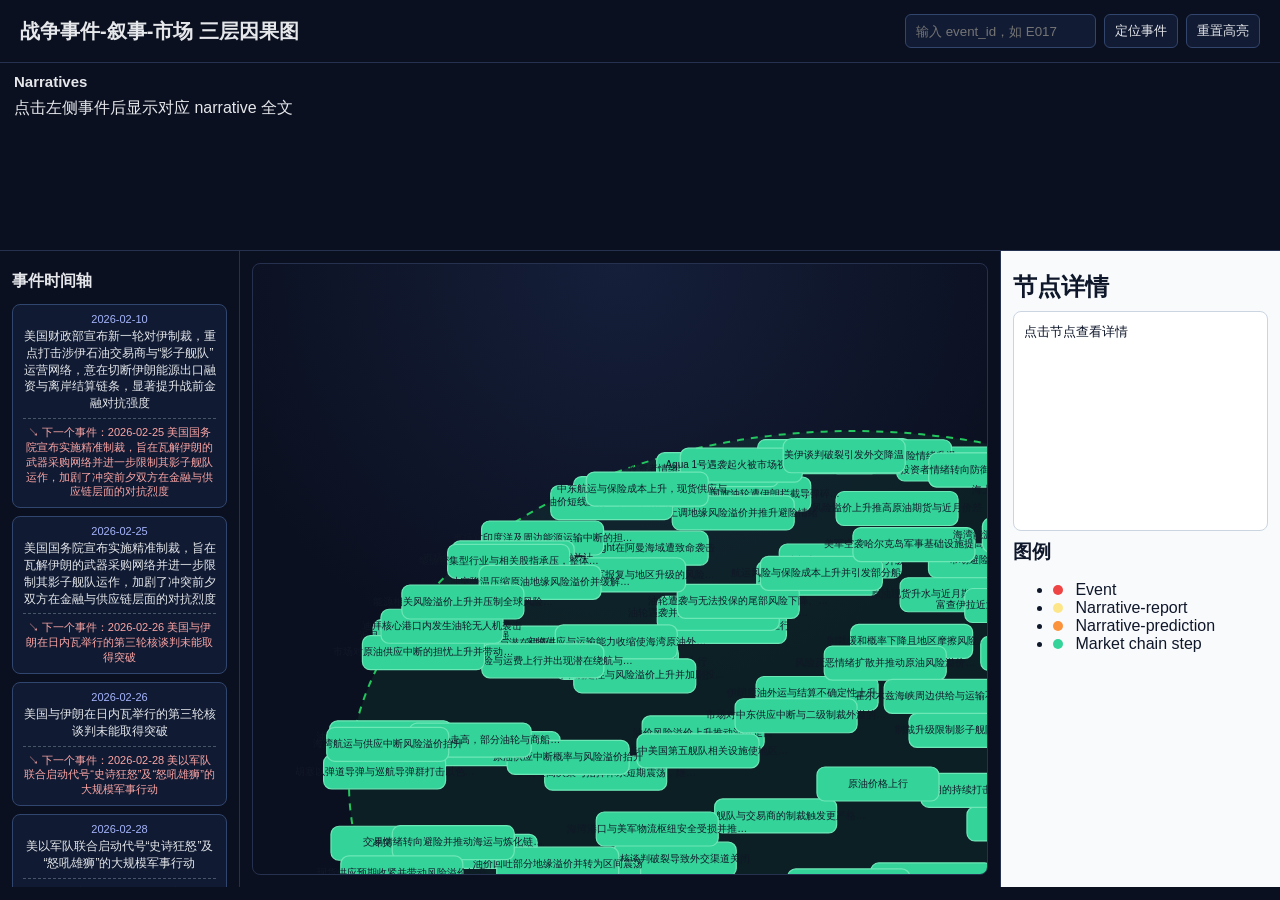
<file: index.html>
<!DOCTYPE html>
<html lang="en">
  <head>
    <meta charset="UTF-8" />
    <meta http-equiv="refresh" content="0; url=./docs/index.html" />
    <meta name="viewport" content="width=device-width, initial-scale=1.0" />
    <title>Redirecting...</title>
  </head>
  <body>
    <p>Redirecting to <a href="./docs/index.html">visualization</a>...</p>
  </body>
</html>
</file>
<file: docs/css/main.css>
* {
  box-sizing: border-box;
}

body {
  margin: 0;
  font-family: -apple-system, BlinkMacSystemFont, "Segoe UI", sans-serif;
  background: #0b1020;
  color: #e5e7eb;
  min-height: 100vh;
  overflow: auto;
}

.header {
  padding: 14px 20px;
  border-bottom: 1px solid #25314f;
  display: flex;
  align-items: center;
  justify-content: space-between;
  flex-wrap: wrap;
  gap: 16px;
}

.header h1 {
  margin: 0;
  font-size: 20px;
}

.controls {
  display: flex;
  gap: 8px;
}

input,
button {
  background: #111b33;
  color: #e5e7eb;
  border: 1px solid #32456d;
  border-radius: 6px;
  padding: 7px 10px;
}

button {
  cursor: pointer;
}

.layout {
  display: grid;
  grid-template-columns: 300px 1fr 300px;
  height: calc(100vh - 76px - 188px);
  overflow: hidden;
}

.narrative-strip {
  border-bottom: 1px solid #25314f;
  padding: 10px 14px;
  height: 188px;
}

.narrative-strip h2 {
  margin: 0 0 8px;
  font-size: 15px;
}

.narrative-list {
  display: flex;
  gap: 10px;
  overflow-x: auto;
  overflow-y: hidden;
  height: 145px;
}

.narrative-card {
  flex: 0 0 420px;
  border: 1px solid #334155;
  border-radius: 8px;
  padding: 8px 10px;
  background: #0f172a;
}

.narrative-card.report {
  border-color: #facc15;
}

.narrative-card.prediction {
  border-color: #fb923c;
}

.narrative-card .meta {
  font-size: 11px;
  color: #94a3b8;
  margin-bottom: 6px;
}

.narrative-card .content {
  font-size: 12px;
  line-height: 1.5;
}

.event-panel {
  border-right: 1px solid #25314f;
  padding: 12px;
  overflow: auto;
}

.event-panel h2 {
  margin: 8px 0 12px;
  font-size: 16px;
}

.event-list {
  display: flex;
  flex-direction: column;
  gap: 8px;
}

.event-item {
  border: 1px solid #30466e;
  background: #101b33;
  border-radius: 8px;
  padding: 8px 10px;
  cursor: pointer;
}

.event-item .date {
  font-size: 11px;
  color: #a5b4fc;
  margin-bottom: 3px;
}

.event-item .title {
  font-size: 12px;
  line-height: 1.4;
}

.event-item .event-link {
  margin-top: 6px;
  padding-top: 6px;
  border-top: 1px dashed #475569;
  font-size: 11px;
  color: #fca5a5;
  line-height: 1.35;
}

.event-item.active {
  border-color: #fca5a5;
  box-shadow: 0 0 0 1px #f87171 inset;
  background: #221a2a;
}

.canvas {
  padding: 12px;
  min-width: 0;
  min-height: 320px;
}

.scroll-wrap {
  width: 100%;
  height: 100%;
  overflow: auto;
  border: 1px solid #25314f;
  border-radius: 8px;
  background: radial-gradient(circle at top, #151f3a 0%, #0b1020 60%);
  max-width: 100%;
}

#graph {
  display: block;
  min-width: 100%;
  min-height: 100%;
}

@media (max-width: 1280px) {
  .layout {
    grid-template-columns: 240px 1fr 280px;
  }
}

@media (max-width: 980px) {
  .layout {
    grid-template-columns: 1fr;
    grid-template-rows: auto minmax(360px, 1fr) auto;
    height: auto;
    min-height: calc(100vh - 76px - 188px);
  }

  .event-panel {
    border-right: 0;
    border-bottom: 1px solid #25314f;
    max-height: 240px;
  }

  .panel {
    border-left: 0;
    border-top: 1px solid #25314f;
    max-height: 45vh;
  }

  .narrative-strip {
    height: 210px;
  }

  .narrative-list {
    height: 165px;
  }

  .narrative-card {
    flex-basis: min(85vw, 420px);
  }
}

@media (max-width: 620px) {
  .header {
    padding: 12px;
  }

  .header h1 {
    font-size: 17px;
  }

  .controls {
    width: 100%;
    flex-wrap: wrap;
  }

  #search-input {
    flex: 1 1 180px;
  }

  .layout {
    min-height: calc(100vh - 88px - 210px);
  }

  #detail {
    min-height: 160px;
  }
}

.panel {
  border-left: 1px solid #25314f;
  padding: 12px;
  overflow: auto;
  background: #f8fafc;
  color: #0f172a;
}

.panel h2,
.panel h3 {
  margin: 8px 0;
}

#detail {
  background: #ffffff;
  border: 1px solid #cbd5e1;
  border-radius: 8px;
  padding: 10px;
  min-height: 220px;
  white-space: pre-wrap;
  font-size: 13px;
  line-height: 1.5;
}

.panel a {
  color: #1d4ed8;
}

.dot {
  width: 10px;
  height: 10px;
  border-radius: 50%;
  display: inline-block;
  margin-right: 8px;
}

.dot.event {
  background: #ef4444;
}
.dot.report {
  background: #fde68a;
}
.dot.prediction {
  background: #fb923c;
}
.dot.market {
  background: #34d399;
}

.node {
  cursor: pointer;
  transition: opacity 0.2s ease;
}

.node rect {
  stroke-width: 1.2;
}

.node.event rect {
  fill: #ef4444;
  stroke: #fca5a5;
}

.node.report rect {
  fill: #fde68a;
  stroke: #facc15;
}

.node.prediction rect {
  fill: #fb923c;
  stroke: #fdba74;
}

.node.market rect {
  fill: #34d399;
  stroke: #6ee7b7;
}

.node text {
  fill: #111827;
  font-size: 10px;
  dominant-baseline: middle;
  text-anchor: middle;
  pointer-events: none;
}

.edge {
  fill: none;
  stroke: #64748b;
  stroke-width: 1.2;
  opacity: 0.55;
}

.edge-label {
  font-size: 10px;
  text-anchor: middle;
  dominant-baseline: middle;
  font-weight: 600;
  pointer-events: none;
}

.edge-label-bg {
  opacity: 0.95;
}

.edge-label-bg.rel-causal {
  fill: #ffffff;
  stroke: #60a5fa;
}

.edge-label-bg.rel-effect_pos {
  fill: #ffffff;
  stroke: #22c55e;
}

.edge-label-bg.rel-effect_neg {
  fill: #ffffff;
  stroke: #ef4444;
}

.edge-label-bg.rel-temporal {
  fill: #ffffff;
  stroke: #a78bfa;
}

.edge-label-bg.rel-explain {
  fill: #ffffff;
  stroke: #f59e0b;
}

.edge-label-bg.rel-co_cause {
  fill: #ffffff;
  stroke: #14b8a6;
}

.edge-label.rel-causal {
  fill: #2563eb;
}

.edge-label.rel-effect_pos {
  fill: #16a34a;
}

.edge-label.rel-effect_neg {
  fill: #dc2626;
}

.edge-label.rel-temporal {
  fill: #7c3aed;
}

.edge-label.rel-explain {
  fill: #d97706;
}

.edge-label.rel-co_cause {
  fill: #0f766e;
}

.market-disc {
  fill: rgba(34, 197, 94, 0.08);
  stroke: #22c55e;
  stroke-width: 2;
  stroke-dasharray: 7 7;
}

.dimmed {
  opacity: 0.2 !important;
}

.active-node rect {
  stroke-width: 2.5 !important;
  filter: drop-shadow(0 0 8px rgba(255, 255, 255, 0.65));
}

.node.market.active-node rect {
  fill: #22c55e !important;
  stroke: #bbf7d0 !important;
  filter: drop-shadow(0 0 10px rgba(34, 197, 94, 0.75));
}

.active-edge {
  stroke: #e2e8f0 !important;
  stroke-width: 2.4 !important;
  opacity: 1 !important;
  filter: drop-shadow(0 0 5px rgba(255, 255, 255, 0.5));
}

.tooltip {
  position: fixed;
  z-index: 50;
  max-width: 440px;
  background: #0f172a;
  border: 1px solid #334155;
  border-radius: 8px;
  padding: 8px 10px;
  font-size: 12px;
  line-height: 1.45;
  color: #e2e8f0;
  pointer-events: none;
}

.hidden {
  display: none;
}
</file>
